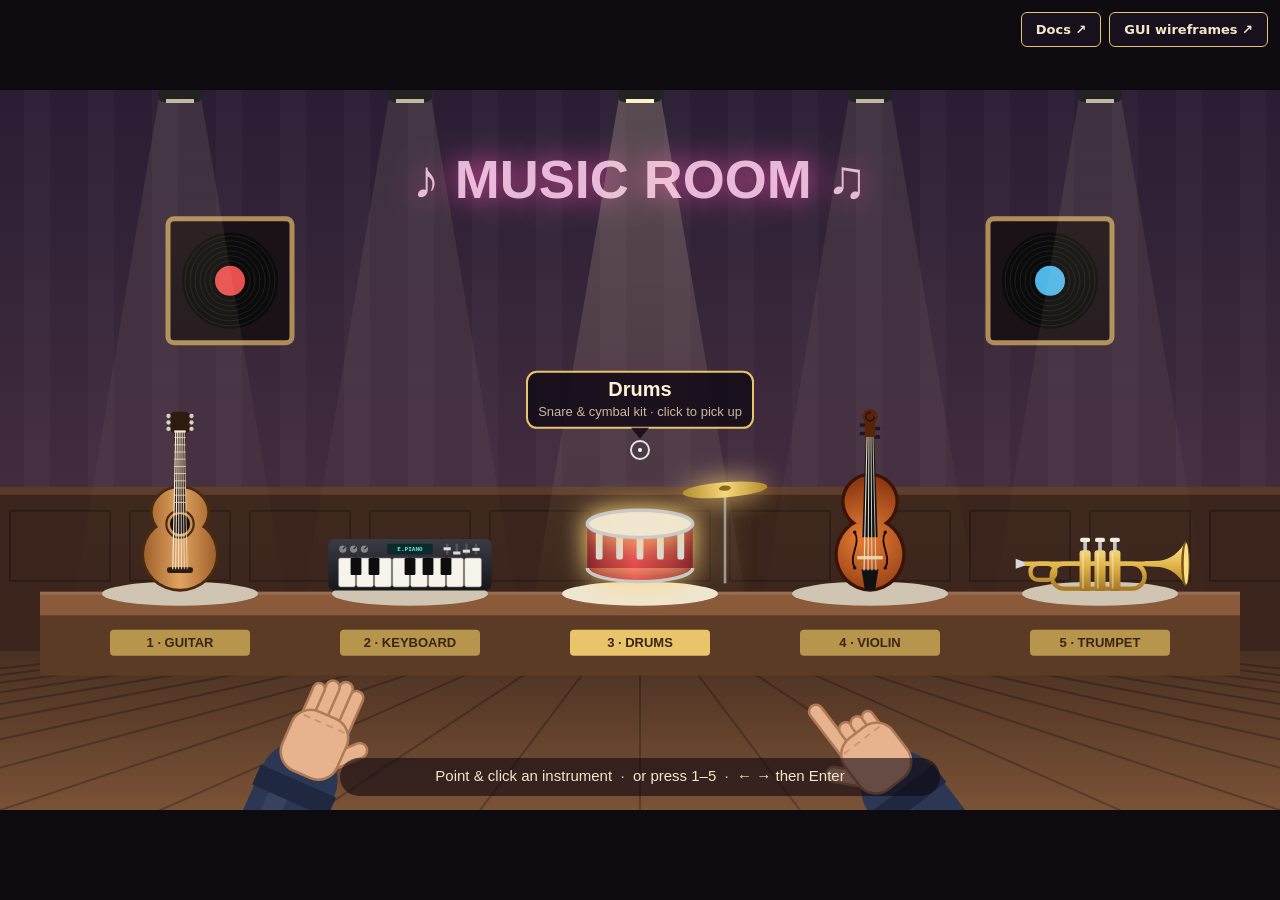
<file: index.html>
<!doctype html>
<html lang="en">
<head>
  <meta charset="utf-8">
  <meta name="viewport" content="width=device-width, initial-scale=1">
  <title>Music Room</title>
  <link rel="stylesheet" href="style.css">
</head>
<body>
  <canvas id="game" aria-label="First-person music room: pick an instrument and play it"></canvas>
  <nav class="top-links" aria-label="Project links" onkeydown="event.stopPropagation()">
    <a class="top-link" href="docs/index.html" target="_blank" rel="noopener">Docs ↗</a>
    <a class="top-link" href="https://claude.ai/artifact/M1HFdouRHiRDvhViqfSY9p" target="_blank" rel="noopener">GUI wireframes ↗</a>
  </nav>
  <script src="js/audio.js"></script>
  <script src="js/draw.js"></script>
  <script src="js/main.js"></script>
</body>
</html>
</file>
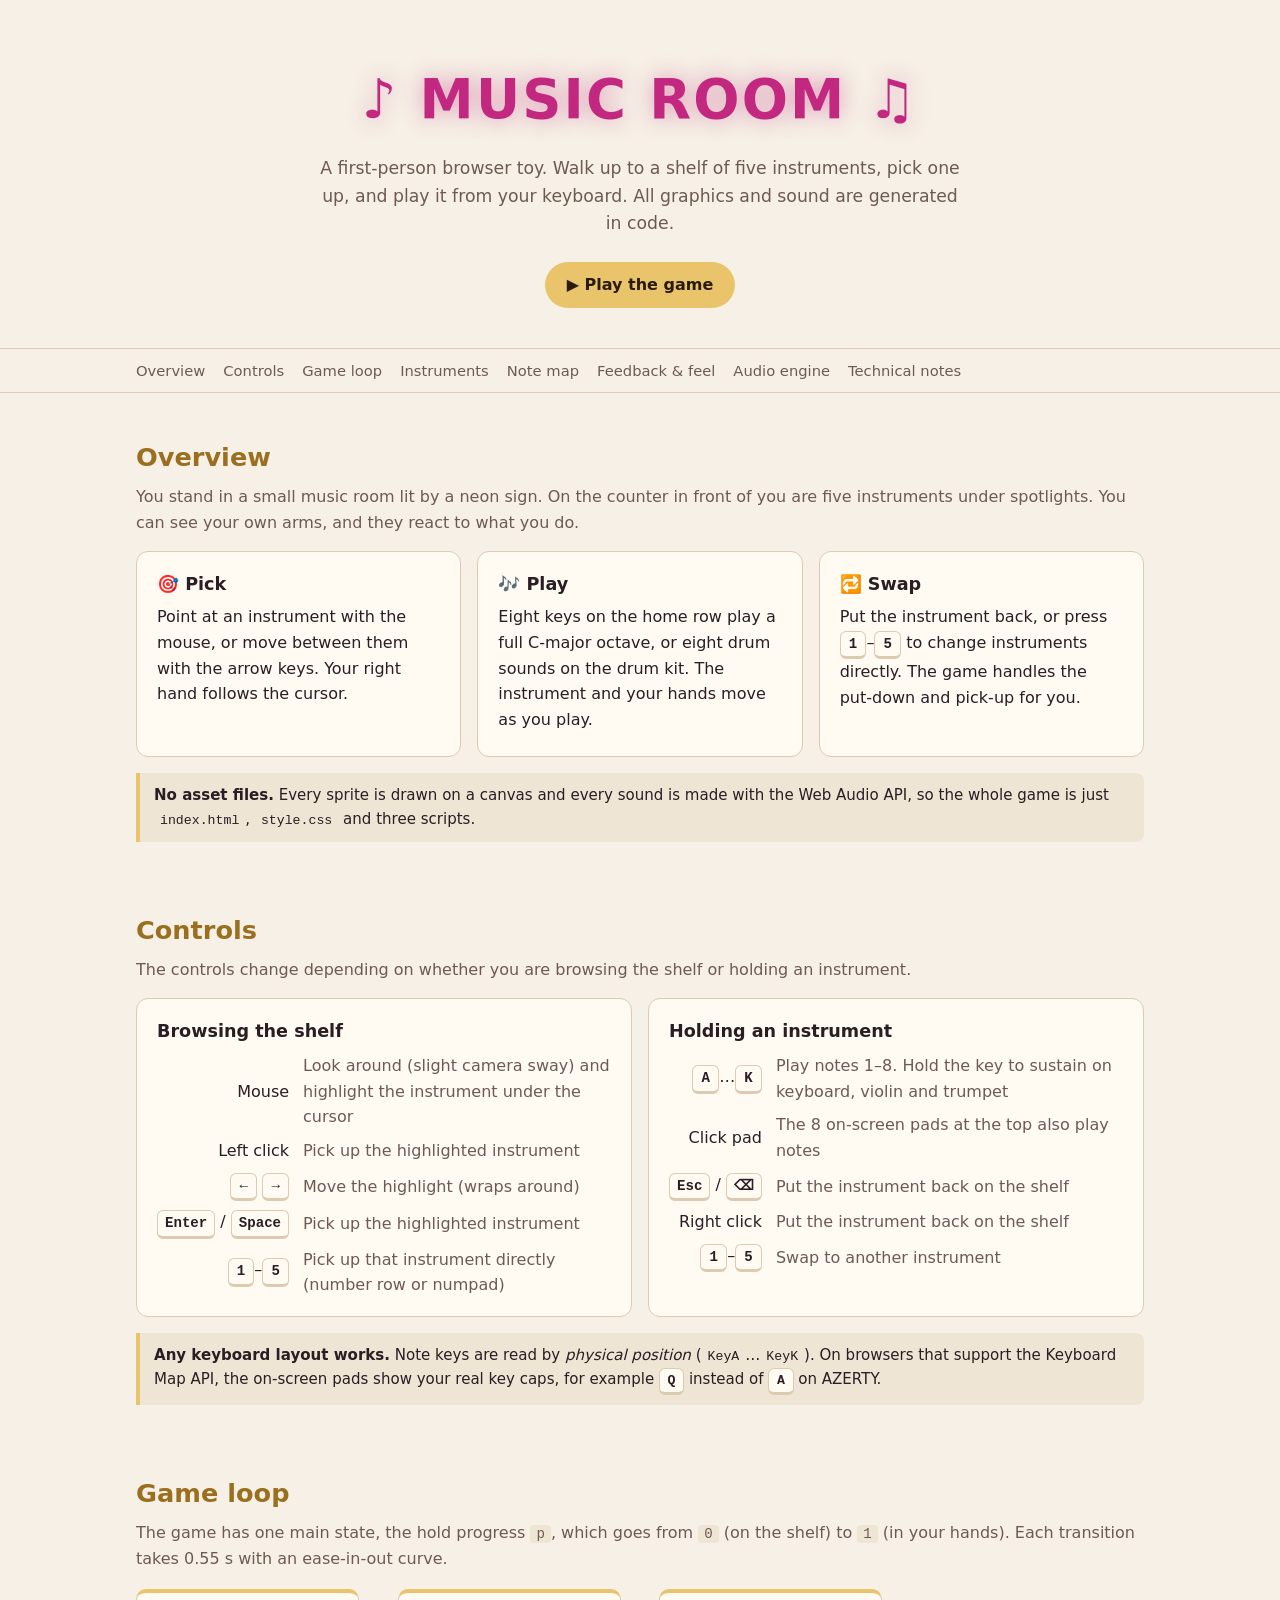
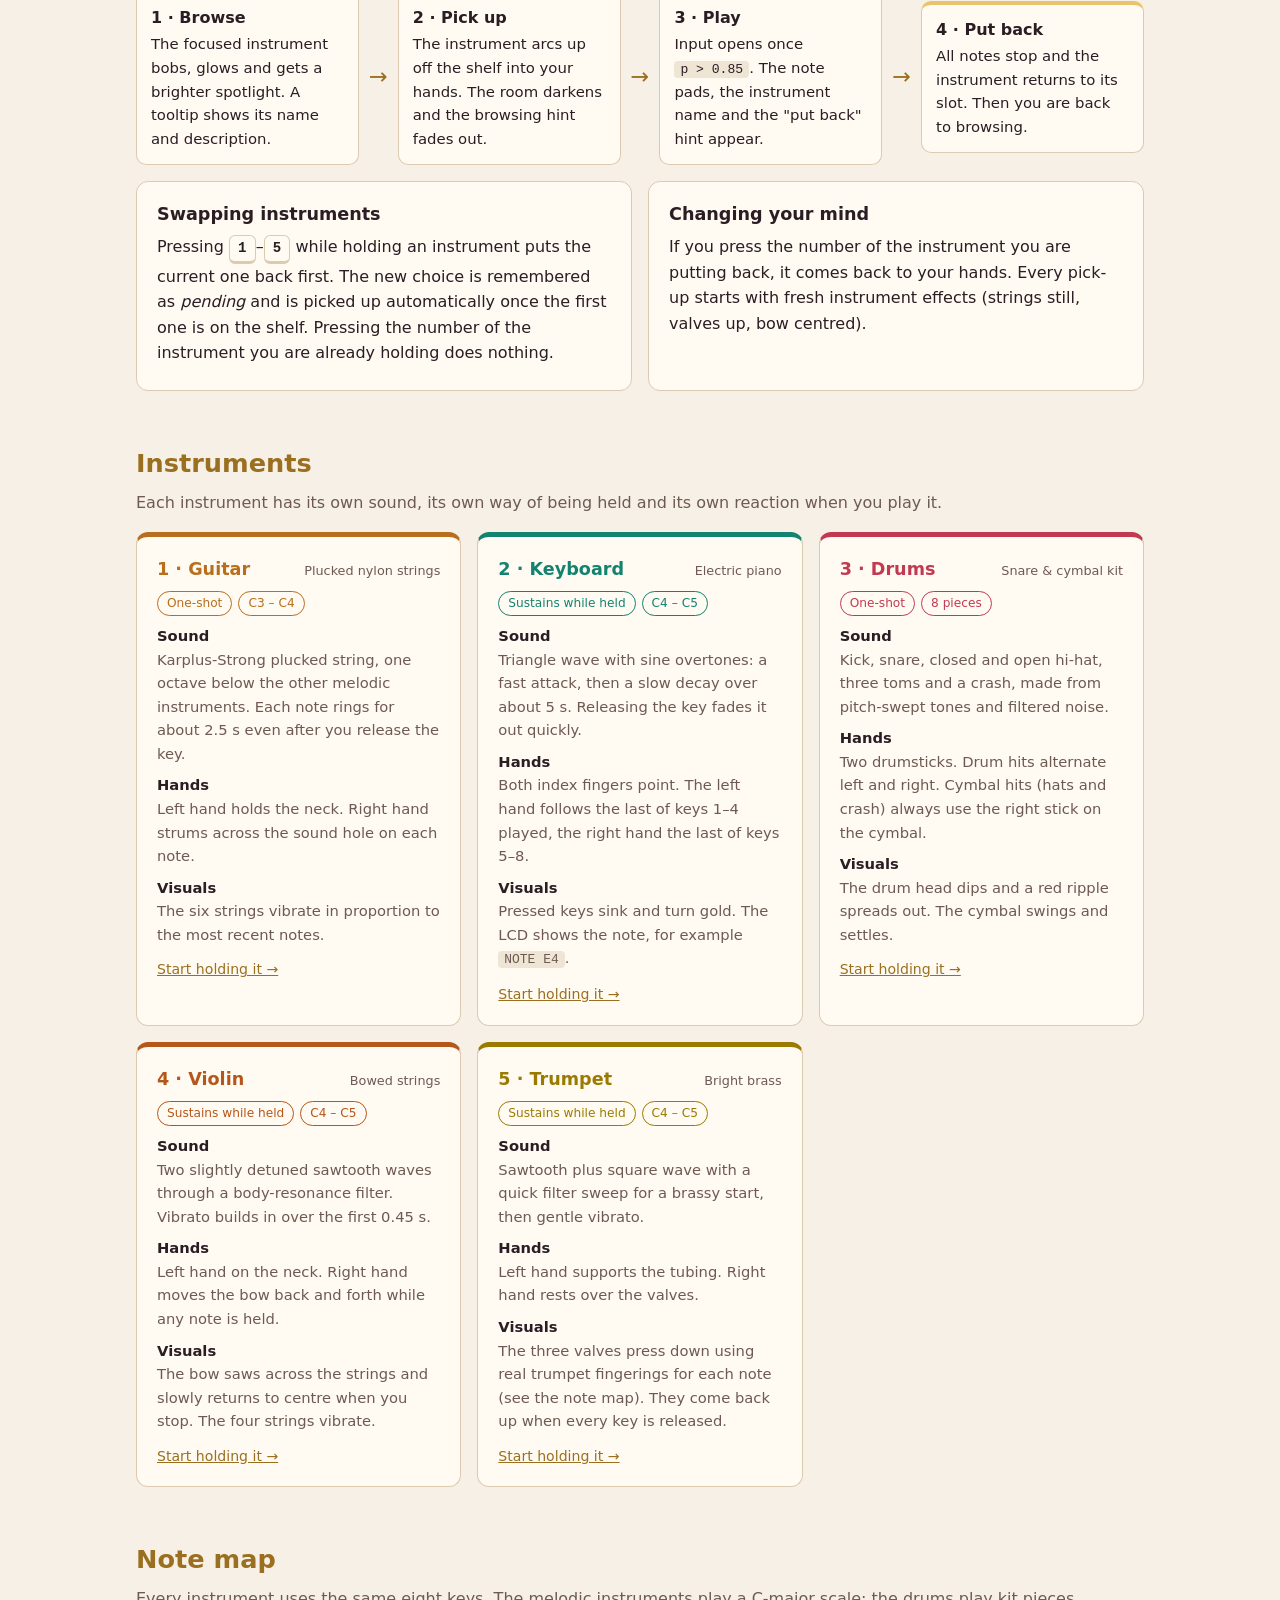
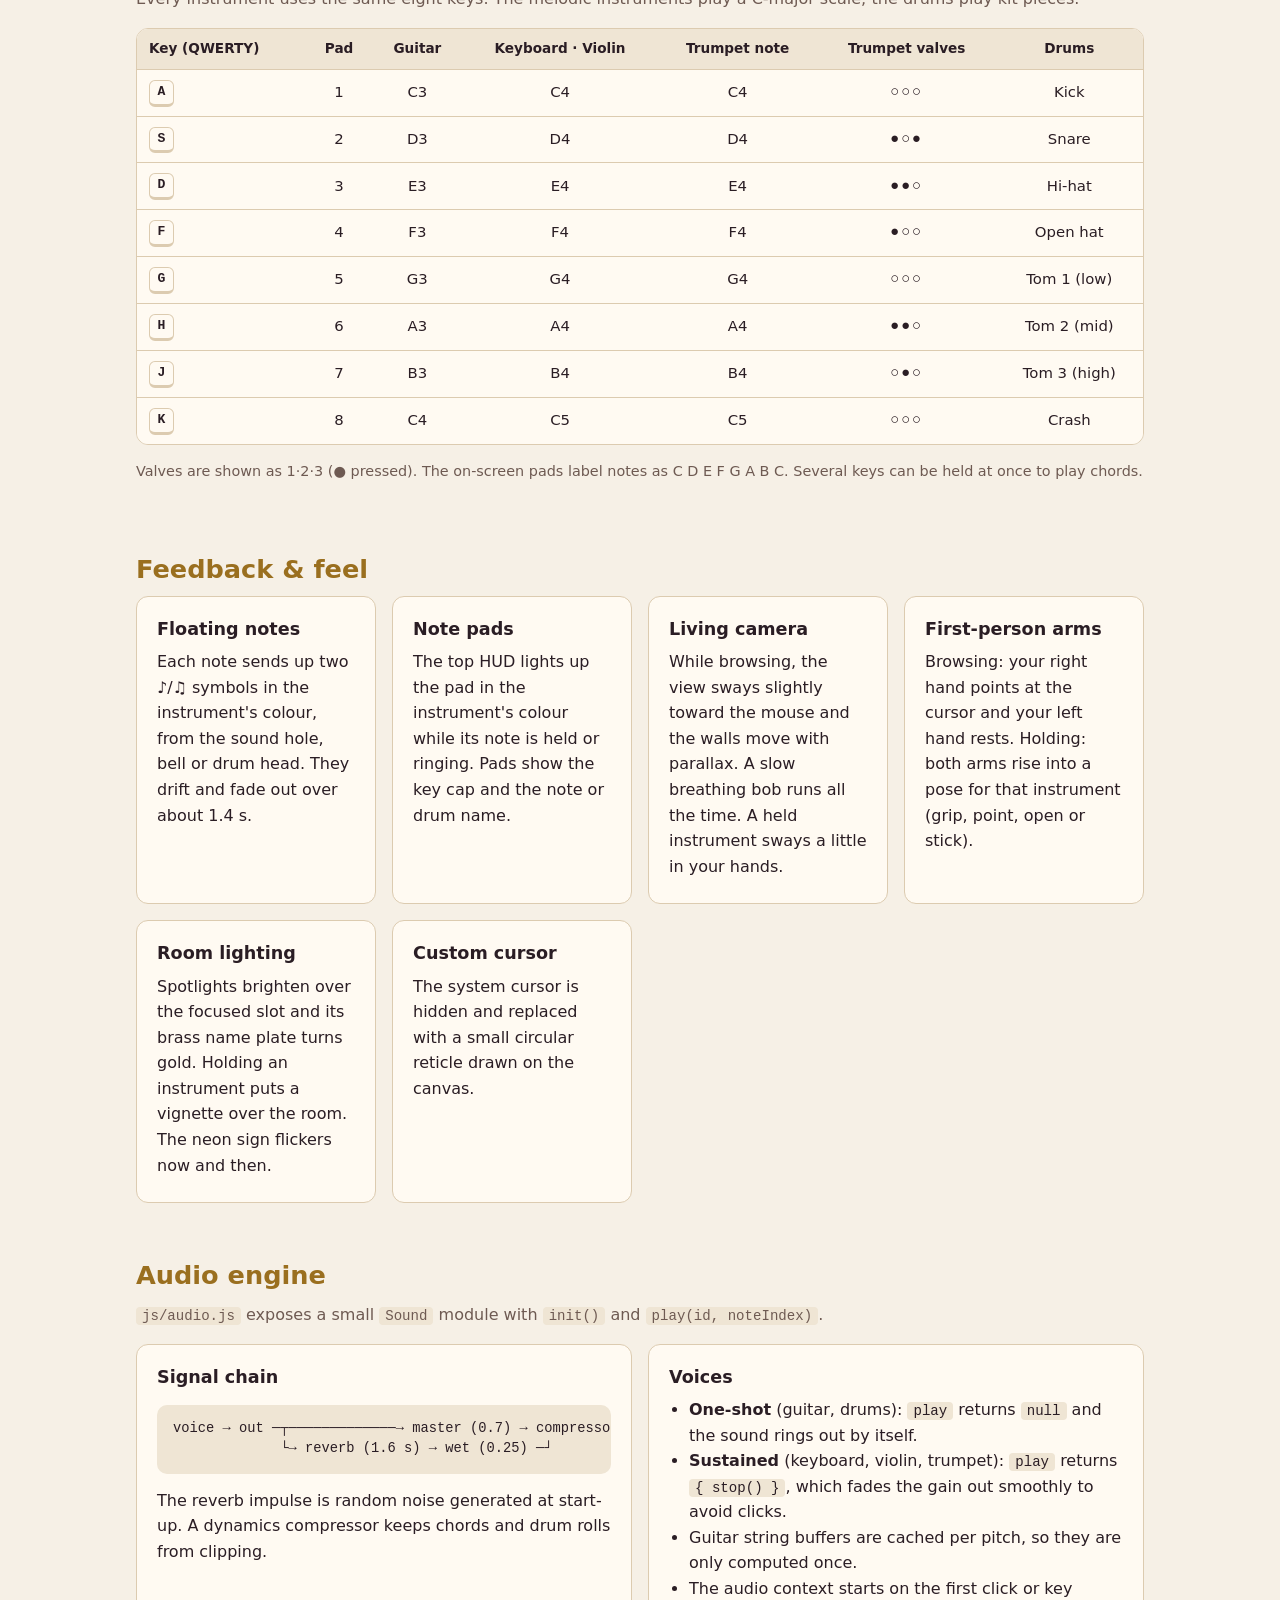
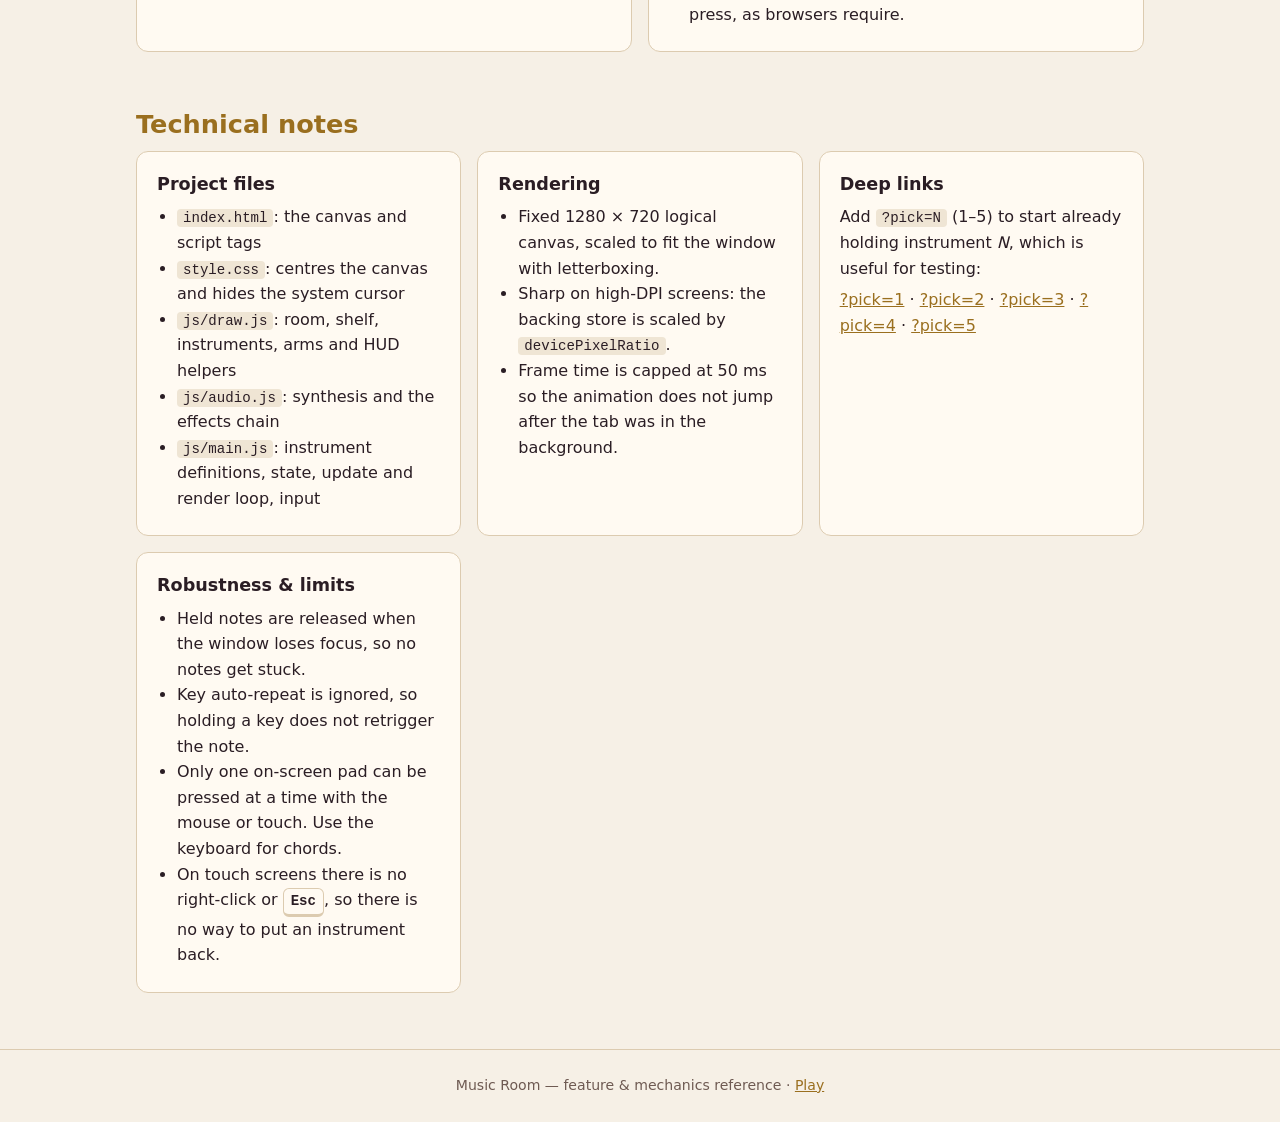
<file: docs/index.html>
<!doctype html>
<html lang="en">
<head>
  <meta charset="utf-8">
  <meta name="viewport" content="width=device-width, initial-scale=1">
  <title>Music Room Docs</title>
  <style>
    :root {
      --bg: #f6f0e6;
      --panel: #fffaf2;
      --panel-2: #efe5d4;
      --ink: #2a1d24;
      --muted: #6e5a52;
      --line: #dccbb0;
      --brass: #9a6f1f;
      --brass-soft: #e9c46a;
      --neon: #c2287f;
      --code-bg: #efe5d4;
      --c-guitar: #b86f1d;
      --c-keyboard: #13836f;
      --c-drums: #c23a52;
      --c-violin: #b5561a;
      --c-trumpet: #9a7a00;
    }
    @media (prefers-color-scheme: dark) {
      :root:not([data-theme="light"]) {
        --bg: #0d0a10;
        --panel: #1a1220;
        --panel-2: #241a2c;
        --ink: #f5e6c8;
        --muted: #b9a68c;
        --line: #3a2c40;
        --brass: #e9c46a;
        --brass-soft: #b8954c;
        --neon: #ff7ac8;
        --code-bg: #241a2c;
        --c-guitar: #ffcf8a;
        --c-keyboard: #8af5e2;
        --c-drums: #ff8a9a;
        --c-violin: #ffb36b;
        --c-trumpet: #ffe27a;
      }
    }
    :root[data-theme="dark"] {
      --bg: #0d0a10;
      --panel: #1a1220;
      --panel-2: #241a2c;
      --ink: #f5e6c8;
      --muted: #b9a68c;
      --line: #3a2c40;
      --brass: #e9c46a;
      --brass-soft: #b8954c;
      --neon: #ff7ac8;
      --code-bg: #241a2c;
      --c-guitar: #ffcf8a;
      --c-keyboard: #8af5e2;
      --c-drums: #ff8a9a;
      --c-violin: #ffb36b;
      --c-trumpet: #ffe27a;
    }

    * { box-sizing: border-box; }
    html { scroll-behavior: smooth; }
    body {
      margin: 0;
      background: var(--bg);
      color: var(--ink);
      font: 16px/1.6 "Trebuchet MS", "Segoe UI", system-ui, sans-serif;
    }
    a { color: var(--brass); }
    code, kbd {
      font-family: ui-monospace, Consolas, monospace;
      font-size: 0.88em;
    }
    code { background: var(--code-bg); padding: 1px 6px; border-radius: 4px; }
    kbd {
      display: inline-block;
      min-width: 1.9em;
      padding: 1px 7px;
      text-align: center;
      border: 1px solid var(--line);
      border-bottom-width: 3px;
      border-radius: 6px;
      background: var(--panel);
      font-weight: bold;
    }

    .wrap { max-width: 1040px; margin: 0 auto; padding: 0 16px; }

    header.hero {
      border-bottom: 1px solid var(--line);
      padding: 56px 0 40px;
      text-align: center;
    }
    .hero h1 {
      margin: 0;
      font-size: clamp(2rem, 6vw, 3.4rem);
      letter-spacing: 0.04em;
      color: var(--neon);
      text-shadow: 0 0 22px color-mix(in srgb, var(--neon) 45%, transparent);
    }
    .hero p { max-width: 640px; margin: 12px auto 24px; color: var(--muted); font-size: 1.08rem; }
    .btn {
      display: inline-block;
      padding: 10px 22px;
      border-radius: 999px;
      background: var(--brass-soft);
      color: #2a1a0c;
      font-weight: bold;
      text-decoration: none;
    }
    .btn:hover { filter: brightness(1.08); }

    nav.toc {
      position: sticky;
      top: 0;
      z-index: 5;
      background: color-mix(in srgb, var(--bg) 92%, transparent);
      backdrop-filter: blur(6px);
      border-bottom: 1px solid var(--line);
    }
    nav.toc ul {
      display: flex;
      gap: 4px 18px;
      list-style: none;
      margin: 0;
      padding: 10px 0;
      overflow-x: auto;
      white-space: nowrap;
      font-size: 0.92rem;
    }
    nav.toc a { color: var(--muted); text-decoration: none; }
    nav.toc a:hover { color: var(--brass); }

    section { padding: 44px 0 8px; }
    h2 {
      margin: 0 0 6px;
      font-size: 1.6rem;
      color: var(--brass);
    }
    h2 + .lede { margin-top: 0; color: var(--muted); }
    h3 { margin: 0 0 6px; font-size: 1.1rem; }

    .grid { display: grid; gap: 16px; }
    .g2 { grid-template-columns: repeat(auto-fit, minmax(280px, 1fr)); }
    .g3 { grid-template-columns: repeat(auto-fit, minmax(220px, 1fr)); }

    .card {
      background: var(--panel);
      border: 1px solid var(--line);
      border-radius: 12px;
      padding: 18px 20px;
    }
    .card p { margin: 6px 0; }
    .card ul { margin: 6px 0; padding-left: 20px; }

    /* Controls */
    .ctl { display: grid; grid-template-columns: max-content 1fr; gap: 8px 14px; align-items: center; margin: 8px 0 0; }
    .ctl dt { text-align: right; }
    .ctl dd { margin: 0; color: var(--muted); }

    /* Flow */
    .flow {
      display: flex;
      flex-wrap: wrap;
      align-items: center;
      gap: 10px;
      margin: 18px 0 8px;
    }
    .step {
      flex: 1 1 170px;
      background: var(--panel);
      border: 1px solid var(--line);
      border-top: 4px solid var(--brass-soft);
      border-radius: 10px;
      padding: 12px 14px;
      font-size: 0.93rem;
    }
    .step b { display: block; font-size: 1rem; margin-bottom: 2px; }
    .arrow { color: var(--brass); font-size: 1.4rem; }
    @media (max-width: 640px) { .arrow { display: none; } }

    /* Instruments */
    .inst { border-top: 5px solid var(--accent); }
    .inst h3 { color: var(--accent); display: flex; justify-content: space-between; align-items: baseline; gap: 8px; }
    .inst h3 small { color: var(--muted); font-weight: normal; font-size: 0.8rem; }
    .tags { display: flex; flex-wrap: wrap; gap: 6px; margin: 8px 0; }
    .tag {
      font-size: 0.76rem;
      padding: 2px 9px;
      border-radius: 999px;
      border: 1px solid var(--accent);
      color: var(--accent);
    }
    .inst dl { margin: 8px 0 0; font-size: 0.92rem; }
    .inst dt { font-weight: bold; margin-top: 8px; }
    .inst dd { margin: 0; color: var(--muted); }
    .try { display: inline-block; margin-top: 12px; font-size: 0.88rem; }

    /* Mapping table */
    .table-wrap { overflow-x: auto; border: 1px solid var(--line); border-radius: 12px; margin-top: 14px; }
    table { border-collapse: collapse; width: 100%; min-width: 620px; background: var(--panel); font-size: 0.93rem; }
    th, td { padding: 9px 12px; text-align: center; border-bottom: 1px solid var(--line); }
    thead th { background: var(--panel-2); font-size: 0.85rem; }
    tbody tr:last-child td { border-bottom: 0; }
    td:first-child, th:first-child { text-align: left; }
    .valve { font-family: ui-monospace, Consolas, monospace; letter-spacing: 2px; }

    .note {
      border-left: 4px solid var(--brass-soft);
      background: var(--panel-2);
      padding: 10px 14px;
      border-radius: 0 8px 8px 0;
      margin: 16px 0;
      font-size: 0.94rem;
    }

    pre {
      background: var(--code-bg);
      border-radius: 10px;
      padding: 14px 16px;
      overflow-x: auto;
      font-size: 0.86rem;
      line-height: 1.5;
    }

    footer { margin: 48px 0 0; padding: 24px 0 40px; border-top: 1px solid var(--line); color: var(--muted); font-size: 0.88rem; text-align: center; }
  </style>
</head>
<body>

<header class="hero">
  <div class="wrap">
    <h1>♪ MUSIC ROOM ♫</h1>
    <p>A first-person browser toy. Walk up to a shelf of five instruments, pick one up, and play it from your keyboard. All graphics and sound are generated in code.</p>
    <a class="btn" href="../index.html">▶ Play the game</a>
  </div>
</header>

<nav class="toc" aria-label="Contents">
  <div class="wrap">
    <ul>
      <li><a href="#overview">Overview</a></li>
      <li><a href="#controls">Controls</a></li>
      <li><a href="#loop">Game loop</a></li>
      <li><a href="#instruments">Instruments</a></li>
      <li><a href="#mapping">Note map</a></li>
      <li><a href="#feedback">Feedback &amp; feel</a></li>
      <li><a href="#audio">Audio engine</a></li>
      <li><a href="#tech">Technical notes</a></li>
    </ul>
  </div>
</nav>

<main class="wrap">

  <!-- ============================================================ -->
  <section id="overview">
    <h2>Overview</h2>
    <p class="lede">You stand in a small music room lit by a neon sign. On the counter in front of you are five instruments under spotlights. You can see your own arms, and they react to what you do.</p>
    <div class="grid g3">
      <div class="card">
        <h3>🎯 Pick</h3>
        <p>Point at an instrument with the mouse, or move between them with the arrow keys. Your right hand follows the cursor.</p>
      </div>
      <div class="card">
        <h3>🎶 Play</h3>
        <p>Eight keys on the home row play a full C-major octave, or eight drum sounds on the drum kit. The instrument and your hands move as you play.</p>
      </div>
      <div class="card">
        <h3>🔁 Swap</h3>
        <p>Put the instrument back, or press <kbd>1</kbd>–<kbd>5</kbd> to change instruments directly. The game handles the put-down and pick-up for you.</p>
      </div>
    </div>
    <div class="note"><strong>No asset files.</strong> Every sprite is drawn on a canvas and every sound is made with the Web Audio API, so the whole game is just <code>index.html</code>, <code>style.css</code> and three scripts.</div>
  </section>

  <!-- ============================================================ -->
  <section id="controls">
    <h2>Controls</h2>
    <p class="lede">The controls change depending on whether you are browsing the shelf or holding an instrument.</p>
    <div class="grid g2">
      <div class="card">
        <h3>Browsing the shelf</h3>
        <dl class="ctl">
          <dt>Mouse</dt><dd>Look around (slight camera sway) and highlight the instrument under the cursor</dd>
          <dt>Left click</dt><dd>Pick up the highlighted instrument</dd>
          <dt><kbd>←</kbd> <kbd>→</kbd></dt><dd>Move the highlight (wraps around)</dd>
          <dt><kbd>Enter</kbd> / <kbd>Space</kbd></dt><dd>Pick up the highlighted instrument</dd>
          <dt><kbd>1</kbd>–<kbd>5</kbd></dt><dd>Pick up that instrument directly (number row or numpad)</dd>
        </dl>
      </div>
      <div class="card">
        <h3>Holding an instrument</h3>
        <dl class="ctl">
          <dt><kbd>A</kbd>…<kbd>K</kbd></dt><dd>Play notes 1–8. Hold the key to sustain on keyboard, violin and trumpet</dd>
          <dt>Click pad</dt><dd>The 8 on-screen pads at the top also play notes</dd>
          <dt><kbd>Esc</kbd> / <kbd>⌫</kbd></dt><dd>Put the instrument back on the shelf</dd>
          <dt>Right click</dt><dd>Put the instrument back on the shelf</dd>
          <dt><kbd>1</kbd>–<kbd>5</kbd></dt><dd>Swap to another instrument</dd>
        </dl>
      </div>
    </div>
    <div class="note"><strong>Any keyboard layout works.</strong> Note keys are read by <em>physical position</em> (<code>KeyA</code>…<code>KeyK</code>). On browsers that support the Keyboard Map API, the on-screen pads show your real key caps, for example <kbd>Q</kbd> instead of <kbd>A</kbd> on AZERTY.</div>
  </section>

  <!-- ============================================================ -->
  <section id="loop">
    <h2>Game loop</h2>
    <p class="lede">The game has one main state, the hold progress <code>p</code>, which goes from <code>0</code> (on the shelf) to <code>1</code> (in your hands). Each transition takes 0.55 s with an ease-in-out curve.</p>
    <div class="flow" role="list">
      <div class="step" role="listitem"><b>1 · Browse</b>The focused instrument bobs, glows and gets a brighter spotlight. A tooltip shows its name and description.</div>
      <span class="arrow" aria-hidden="true">→</span>
      <div class="step" role="listitem"><b>2 · Pick up</b>The instrument arcs up off the shelf into your hands. The room darkens and the browsing hint fades out.</div>
      <span class="arrow" aria-hidden="true">→</span>
      <div class="step" role="listitem"><b>3 · Play</b>Input opens once <code>p&nbsp;&gt;&nbsp;0.85</code>. The note pads, the instrument name and the "put back" hint appear.</div>
      <span class="arrow" aria-hidden="true">→</span>
      <div class="step" role="listitem"><b>4 · Put back</b>All notes stop and the instrument returns to its slot. Then you are back to browsing.</div>
    </div>
    <div class="grid g2" style="margin-top:16px">
      <div class="card">
        <h3>Swapping instruments</h3>
        <p>Pressing <kbd>1</kbd>–<kbd>5</kbd> while holding an instrument puts the current one back first. The new choice is remembered as <em>pending</em> and is picked up automatically once the first one is on the shelf. Pressing the number of the instrument you are already holding does nothing.</p>
      </div>
      <div class="card">
        <h3>Changing your mind</h3>
        <p>If you press the number of the instrument you are putting back, it comes back to your hands. Every pick-up starts with fresh instrument effects (strings still, valves up, bow centred).</p>
      </div>
    </div>
  </section>

  <!-- ============================================================ -->
  <section id="instruments">
    <h2>Instruments</h2>
    <p class="lede">Each instrument has its own sound, its own way of being held and its own reaction when you play it.</p>
    <div class="grid g2">

      <article class="card inst" style="--accent: var(--c-guitar)">
        <h3>1 · Guitar <small>Plucked nylon strings</small></h3>
        <div class="tags"><span class="tag">One-shot</span><span class="tag">C3 – C4</span></div>
        <dl>
          <dt>Sound</dt><dd>Karplus-Strong plucked string, one octave below the other melodic instruments. Each note rings for about 2.5 s even after you release the key.</dd>
          <dt>Hands</dt><dd>Left hand holds the neck. Right hand strums across the sound hole on each note.</dd>
          <dt>Visuals</dt><dd>The six strings vibrate in proportion to the most recent notes.</dd>
        </dl>
        <a class="try" href="../index.html?pick=1">Start holding it →</a>
      </article>

      <article class="card inst" style="--accent: var(--c-keyboard)">
        <h3>2 · Keyboard <small>Electric piano</small></h3>
        <div class="tags"><span class="tag">Sustains while held</span><span class="tag">C4 – C5</span></div>
        <dl>
          <dt>Sound</dt><dd>Triangle wave with sine overtones: a fast attack, then a slow decay over about 5 s. Releasing the key fades it out quickly.</dd>
          <dt>Hands</dt><dd>Both index fingers point. The left hand follows the last of keys 1–4 played, the right hand the last of keys 5–8.</dd>
          <dt>Visuals</dt><dd>Pressed keys sink and turn gold. The LCD shows the note, for example <code>NOTE E4</code>.</dd>
        </dl>
        <a class="try" href="../index.html?pick=2">Start holding it →</a>
      </article>

      <article class="card inst" style="--accent: var(--c-drums)">
        <h3>3 · Drums <small>Snare &amp; cymbal kit</small></h3>
        <div class="tags"><span class="tag">One-shot</span><span class="tag">8 pieces</span></div>
        <dl>
          <dt>Sound</dt><dd>Kick, snare, closed and open hi-hat, three toms and a crash, made from pitch-swept tones and filtered noise.</dd>
          <dt>Hands</dt><dd>Two drumsticks. Drum hits alternate left and right. Cymbal hits (hats and crash) always use the right stick on the cymbal.</dd>
          <dt>Visuals</dt><dd>The drum head dips and a red ripple spreads out. The cymbal swings and settles.</dd>
        </dl>
        <a class="try" href="../index.html?pick=3">Start holding it →</a>
      </article>

      <article class="card inst" style="--accent: var(--c-violin)">
        <h3>4 · Violin <small>Bowed strings</small></h3>
        <div class="tags"><span class="tag">Sustains while held</span><span class="tag">C4 – C5</span></div>
        <dl>
          <dt>Sound</dt><dd>Two slightly detuned sawtooth waves through a body-resonance filter. Vibrato builds in over the first 0.45 s.</dd>
          <dt>Hands</dt><dd>Left hand on the neck. Right hand moves the bow back and forth while any note is held.</dd>
          <dt>Visuals</dt><dd>The bow saws across the strings and slowly returns to centre when you stop. The four strings vibrate.</dd>
        </dl>
        <a class="try" href="../index.html?pick=4">Start holding it →</a>
      </article>

      <article class="card inst" style="--accent: var(--c-trumpet)">
        <h3>5 · Trumpet <small>Bright brass</small></h3>
        <div class="tags"><span class="tag">Sustains while held</span><span class="tag">C4 – C5</span></div>
        <dl>
          <dt>Sound</dt><dd>Sawtooth plus square wave with a quick filter sweep for a brassy start, then gentle vibrato.</dd>
          <dt>Hands</dt><dd>Left hand supports the tubing. Right hand rests over the valves.</dd>
          <dt>Visuals</dt><dd>The three valves press down using real trumpet fingerings for each note (see the note map). They come back up when every key is released.</dd>
        </dl>
        <a class="try" href="../index.html?pick=5">Start holding it →</a>
      </article>

    </div>
  </section>

  <!-- ============================================================ -->
  <section id="mapping">
    <h2>Note map</h2>
    <p class="lede">Every instrument uses the same eight keys. The melodic instruments play a C-major scale; the drums play kit pieces.</p>
    <div class="table-wrap">
      <table>
        <thead>
          <tr>
            <th>Key (QWERTY)</th>
            <th>Pad</th>
            <th>Guitar</th>
            <th>Keyboard · Violin</th>
            <th>Trumpet note</th>
            <th>Trumpet valves</th>
            <th>Drums</th>
          </tr>
        </thead>
        <tbody>
          <tr><td><kbd>A</kbd></td><td>1</td><td>C3</td><td>C4</td><td>C4</td><td class="valve">○○○</td><td>Kick</td></tr>
          <tr><td><kbd>S</kbd></td><td>2</td><td>D3</td><td>D4</td><td>D4</td><td class="valve">●○●</td><td>Snare</td></tr>
          <tr><td><kbd>D</kbd></td><td>3</td><td>E3</td><td>E4</td><td>E4</td><td class="valve">●●○</td><td>Hi-hat</td></tr>
          <tr><td><kbd>F</kbd></td><td>4</td><td>F3</td><td>F4</td><td>F4</td><td class="valve">●○○</td><td>Open hat</td></tr>
          <tr><td><kbd>G</kbd></td><td>5</td><td>G3</td><td>G4</td><td>G4</td><td class="valve">○○○</td><td>Tom 1 (low)</td></tr>
          <tr><td><kbd>H</kbd></td><td>6</td><td>A3</td><td>A4</td><td>A4</td><td class="valve">●●○</td><td>Tom 2 (mid)</td></tr>
          <tr><td><kbd>J</kbd></td><td>7</td><td>B3</td><td>B4</td><td>B4</td><td class="valve">○●○</td><td>Tom 3 (high)</td></tr>
          <tr><td><kbd>K</kbd></td><td>8</td><td>C4</td><td>C5</td><td>C5</td><td class="valve">○○○</td><td>Crash</td></tr>
        </tbody>
      </table>
    </div>
    <p style="color:var(--muted);font-size:.9rem">Valves are shown as 1·2·3 (● pressed). The on-screen pads label notes as C D E F G A B C. Several keys can be held at once to play chords.</p>
  </section>

  <!-- ============================================================ -->
  <section id="feedback">
    <h2>Feedback &amp; feel</h2>
    <div class="grid g3">
      <div class="card">
        <h3>Floating notes</h3>
        <p>Each note sends up two ♪/♫ symbols in the instrument's colour, from the sound hole, bell or drum head. They drift and fade out over about 1.4 s.</p>
      </div>
      <div class="card">
        <h3>Note pads</h3>
        <p>The top HUD lights up the pad in the instrument's colour while its note is held or ringing. Pads show the key cap and the note or drum name.</p>
      </div>
      <div class="card">
        <h3>Living camera</h3>
        <p>While browsing, the view sways slightly toward the mouse and the walls move with parallax. A slow breathing bob runs all the time. A held instrument sways a little in your hands.</p>
      </div>
      <div class="card">
        <h3>First-person arms</h3>
        <p>Browsing: your right hand points at the cursor and your left hand rests. Holding: both arms rise into a pose for that instrument (grip, point, open or stick).</p>
      </div>
      <div class="card">
        <h3>Room lighting</h3>
        <p>Spotlights brighten over the focused slot and its brass name plate turns gold. Holding an instrument puts a vignette over the room. The neon sign flickers now and then.</p>
      </div>
      <div class="card">
        <h3>Custom cursor</h3>
        <p>The system cursor is hidden and replaced with a small circular reticle drawn on the canvas.</p>
      </div>
    </div>
  </section>

  <!-- ============================================================ -->
  <section id="audio">
    <h2>Audio engine</h2>
    <p class="lede"><code>js/audio.js</code> exposes a small <code>Sound</code> module with <code>init()</code> and <code>play(id, noteIndex)</code>.</p>
    <div class="grid g2">
      <div class="card">
        <h3>Signal chain</h3>
        <pre>voice → out ─┬─────────────→ master (0.7) → compressor → speakers
             └→ reverb (1.6 s) → wet (0.25) ─┘</pre>
        <p>The reverb impulse is random noise generated at start-up. A dynamics compressor keeps chords and drum rolls from clipping.</p>
      </div>
      <div class="card">
        <h3>Voices</h3>
        <ul>
          <li><strong>One-shot</strong> (guitar, drums): <code>play</code> returns <code>null</code> and the sound rings out by itself.</li>
          <li><strong>Sustained</strong> (keyboard, violin, trumpet): <code>play</code> returns <code>{ stop() }</code>, which fades the gain out smoothly to avoid clicks.</li>
          <li>Guitar string buffers are cached per pitch, so they are only computed once.</li>
          <li>The audio context starts on the first click or key press, as browsers require.</li>
        </ul>
      </div>
    </div>
  </section>

  <!-- ============================================================ -->
  <section id="tech">
    <h2>Technical notes</h2>
    <div class="grid g2">
      <div class="card">
        <h3>Project files</h3>
        <ul>
          <li><code>index.html</code>: the canvas and script tags</li>
          <li><code>style.css</code>: centres the canvas and hides the system cursor</li>
          <li><code>js/draw.js</code>: room, shelf, instruments, arms and HUD helpers</li>
          <li><code>js/audio.js</code>: synthesis and the effects chain</li>
          <li><code>js/main.js</code>: instrument definitions, state, update and render loop, input</li>
        </ul>
      </div>
      <div class="card">
        <h3>Rendering</h3>
        <ul>
          <li>Fixed 1280 × 720 logical canvas, scaled to fit the window with letterboxing.</li>
          <li>Sharp on high-DPI screens: the backing store is scaled by <code>devicePixelRatio</code>.</li>
          <li>Frame time is capped at 50 ms so the animation does not jump after the tab was in the background.</li>
        </ul>
      </div>
      <div class="card">
        <h3>Deep links</h3>
        <p>Add <code>?pick=N</code> (1–5) to start already holding instrument <em>N</em>, which is useful for testing:</p>
        <p><a href="../index.html?pick=1">?pick=1</a> · <a href="../index.html?pick=2">?pick=2</a> · <a href="../index.html?pick=3">?pick=3</a> · <a href="../index.html?pick=4">?pick=4</a> · <a href="../index.html?pick=5">?pick=5</a></p>
      </div>
      <div class="card">
        <h3>Robustness &amp; limits</h3>
        <ul>
          <li>Held notes are released when the window loses focus, so no notes get stuck.</li>
          <li>Key auto-repeat is ignored, so holding a key does not retrigger the note.</li>
          <li>Only one on-screen pad can be pressed at a time with the mouse or touch. Use the keyboard for chords.</li>
          <li>On touch screens there is no right-click or <kbd>Esc</kbd>, so there is no way to put an instrument back.</li>
        </ul>
      </div>
    </div>
  </section>

</main>

<footer>
  <div class="wrap">Music Room — feature &amp; mechanics reference · <a href="../index.html">Play</a></div>
</footer>

</body>
</html>
</file>
<file: style.css>
html, body {
  margin: 0;
  height: 100%;
  background: #0d0a10;
  overflow: hidden;
}

body {
  display: flex;
  align-items: center;
  justify-content: center;
}

canvas {
  display: block;
  cursor: none;
  touch-action: none;
}

.top-links {
  position: fixed;
  top: 12px;
  right: 12px;
  z-index: 10;
  display: flex;
  gap: 8px;
}

.top-link {
  padding: 10px 14px;
  font: 600 13px/1 system-ui, sans-serif;
  color: #f5e6c8;
  background: rgba(26, 18, 32, 0.85);
  border: 1px solid #e9c46a;
  border-radius: 6px;
  text-decoration: none;
}

.top-link:hover,
.top-link:focus-visible {
  background: #e9c46a;
  color: #1a1220;
}
</file>
